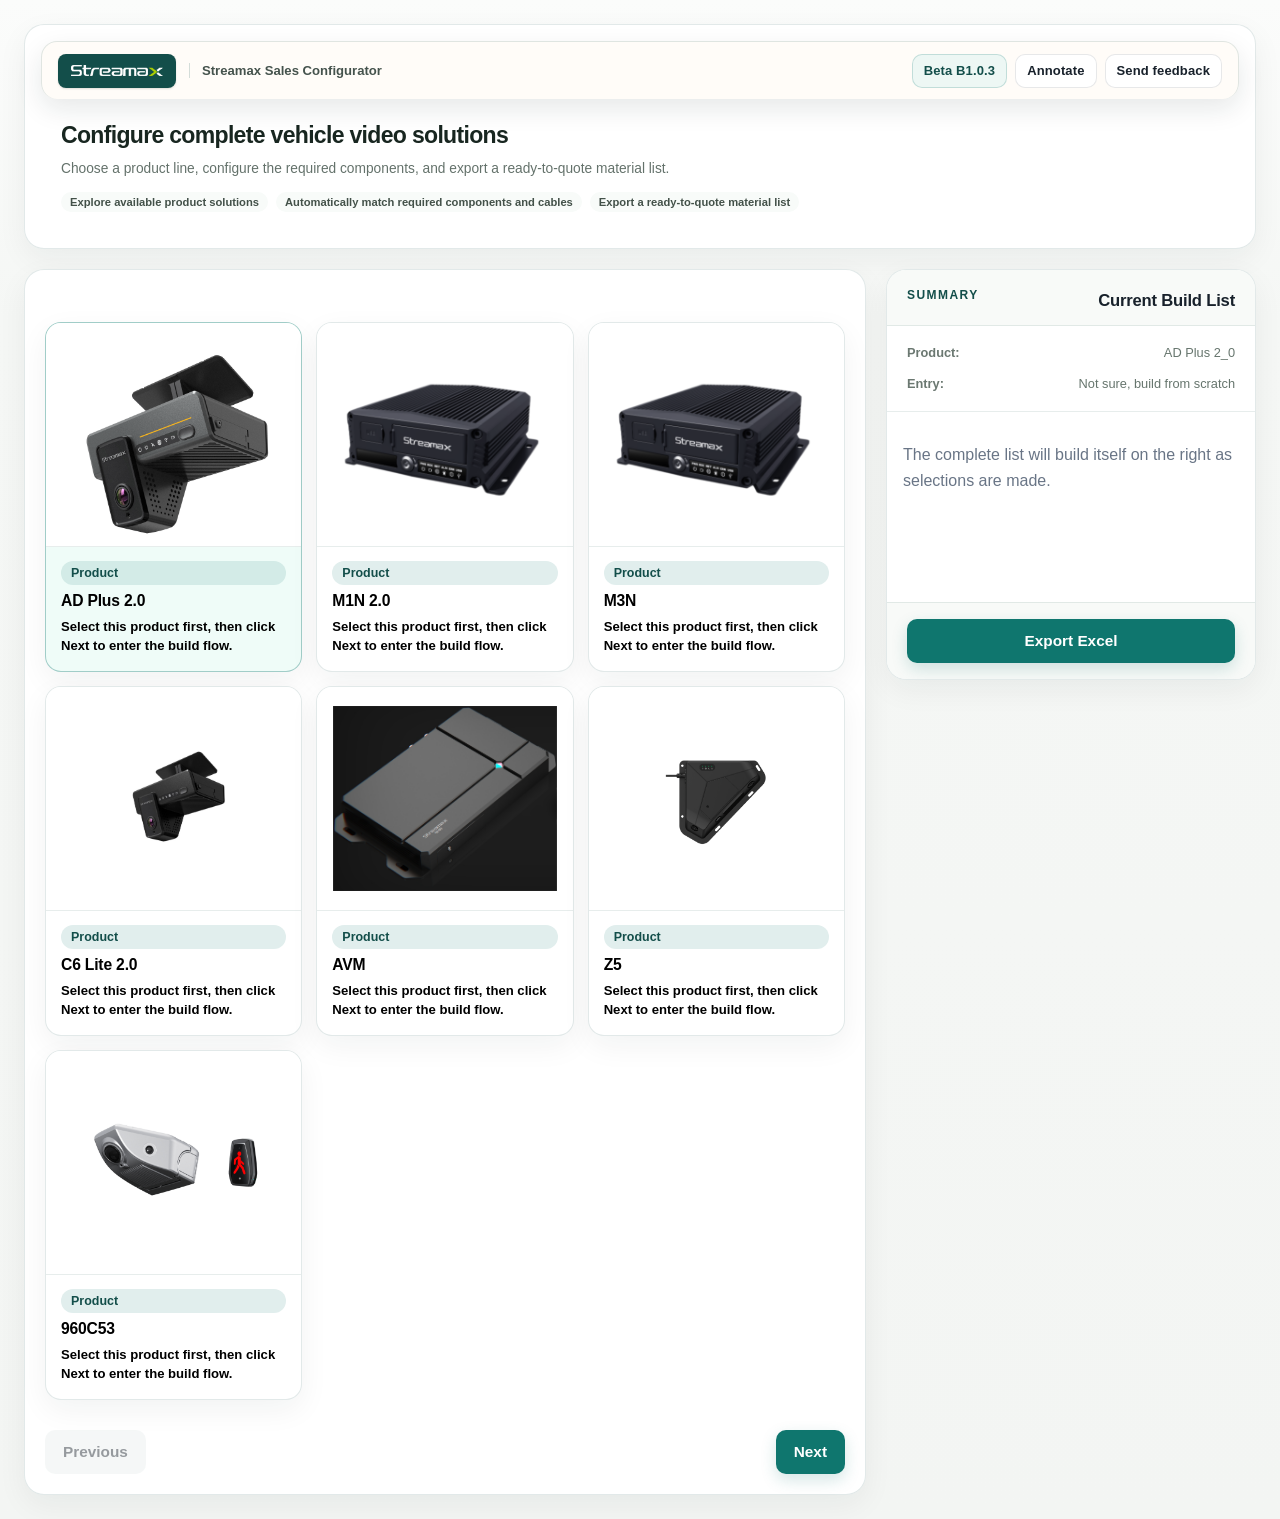
<file: index.html>
<!doctype html>
<html lang="en">
  <head>
    <meta charset="UTF-8" />
    <meta name="viewport" content="width=device-width, initial-scale=1.0" />
    <title>Streamax Sales Configurator</title>
    <script>document.documentElement.classList.add("app-loading");</script>
    <link rel="stylesheet" href="./styles.css?v=20260715-7" />
  </head>
  <body>
    <div class="shell">
      <header class="hero">
        <div class="hero-main">
          <div class="topbar">
            <div class="topbar-brand">
              <a class="brand-logo" href="./index.html" aria-label="Streamax Sales Configurator home">
                <img src="./assets/brand/streamax-logo-white.png" alt="Streamax" />
              </a>
              <p id="hero-eyebrow" class="eyebrow">AD Plus 2.0</p>
            </div>
            <div class="topbar-actions">
              <button id="app-version" class="version-badge version-button" type="button" aria-haspopup="dialog">Beta B1.0.1</button>
              <button id="annotation-button" class="feedback-button" type="button" aria-pressed="false">Annotate</button>
              <button id="feedback-button" class="feedback-button" type="button">Send feedback</button>
            </div>
          </div>
          <div class="hero-body">
            <h1 id="hero-title">一步一步生成 AD Plus 2.0 方案</h1>
            <p id="hero-intro" class="intro">
              只聚焦一个产品，让销售或客户按步骤完成选型，自动生成完整清单。
            </p>
            <div class="hero-highlights">
              <div class="highlight-pill" id="highlight-1">只展示当前需要决策的内容</div>
              <div class="highlight-pill" id="highlight-2">自动带出必选线材与关联件</div>
              <div class="highlight-pill" id="highlight-3">最终可直接导出给销售或技术支持</div>
            </div>
          </div>
        </div>

        <div class="hero-note">
          <span id="hero-note-label" class="step">What This Does</span>
          <strong id="hero-note-title">面向客户的 AD Plus 2.0 选型向导</strong>
          <p id="hero-note-body">
            这不是内部物料表视图，而是把复杂的产品清单拆成可以一步一步完成的选择流程。
          </p>
        </div>
      </header>

      <main class="wizard-shell">
        <section class="wizard-main panel">
          <div class="wizard-top">
            <div id="step-pills" class="step-pills"></div>
            <div id="step-copy" class="step-copy"></div>
          </div>

          <section id="wizard-stage" class="wizard-stage"></section>

          <footer class="wizard-actions">
            <button id="prev-step" class="secondary" type="button">上一步</button>
            <button id="next-step" class="primary" type="button">下一步</button>
          </footer>
        </section>

        <aside class="summary panel">
          <div class="panel-head">
            <span id="summary-step" class="step">Summary</span>
            <h2 id="summary-title">当前方案清单</h2>
          </div>
          <div id="summary-meta" class="summary-meta"></div>
          <div id="cart-list" class="cart-list"></div>
          <div class="cart-actions">
            <button id="export-excel" class="primary" type="button">Export Excel</button>
          </div>
        </aside>
      </main>
    </div>

    <dialog id="release-dialog" class="release-dialog" aria-labelledby="release-title">
      <div class="release-dialog-head">
        <div>
          <p class="step">Release notes</p>
          <h2 id="release-title">What changed</h2>
        </div>
        <button class="dialog-close" type="button" data-release-close aria-label="Close release notes"><svg viewBox="0 0 24 24" aria-hidden="true"><path d="M6 6L18 18M18 6L6 18" /></svg></button>
      </div>
      <div id="release-content" class="release-content"></div>
      <p class="release-contact">Questions or feedback? Contact <a href="mailto:kevinwang@Streamax.com">kevinwang@Streamax.com</a>.</p>
      <div class="feedback-actions"><button class="secondary" type="button" data-release-close>Close</button></div>
    </dialog>

    <dialog id="feedback-dialog" class="feedback-dialog" aria-labelledby="feedback-title">
      <form id="feedback-form" method="dialog">
        <div class="feedback-dialog-head">
          <div>
            <p class="step">Beta feedback</p>
            <h2 id="feedback-title">Comment on this page</h2>
          </div>
          <button class="dialog-close" type="button" data-feedback-close aria-label="Close feedback form"><svg viewBox="0 0 24 24" aria-hidden="true"><path d="M6 6L18 18M18 6L6 18" /></svg></button>
        </div>
        <p class="feedback-help">Tell us what is unclear, incorrect, or missing. The active product and selected items will be attached automatically.</p>
        <label for="feedback-message">Your comment</label>
        <textarea id="feedback-message" name="message" maxlength="2000" required placeholder="For example: this cable should be included automatically."></textarea>
        <label for="feedback-contact">Email or name (optional)</label>
        <input id="feedback-contact" name="contact" maxlength="200" autocomplete="email" placeholder="So we can follow up" />
        <p id="feedback-status" class="feedback-status" aria-live="polite"></p>
        <div class="feedback-actions">
          <button class="secondary" type="button" data-feedback-close>Cancel</button>
          <button class="primary" type="submit">Send feedback</button>
        </div>
      </form>
    </dialog>

    <dialog id="annotation-dialog" class="feedback-dialog" aria-labelledby="annotation-title">
      <form id="annotation-form" method="dialog">
        <div class="feedback-dialog-head">
          <div>
            <p class="step">Element annotation</p>
            <h2 id="annotation-title">Comment on this element</h2>
          </div>
          <button class="dialog-close" type="button" data-annotation-close aria-label="Close annotation form"><svg viewBox="0 0 24 24" aria-hidden="true"><path d="M6 6L18 18M18 6L6 18" /></svg></button>
        </div>
        <div id="annotation-target" class="annotation-target"></div>
        <label for="annotation-message">Your comment</label>
        <textarea id="annotation-message" name="message" maxlength="2000" required placeholder="Explain what should change on this element."></textarea>
        <label for="annotation-contact">Email or name (optional)</label>
        <input id="annotation-contact" name="contact" maxlength="200" autocomplete="email" placeholder="So we can follow up" />
        <p id="annotation-status" class="feedback-status" aria-live="polite"></p>
        <div class="feedback-actions">
          <button class="secondary" type="button" data-annotation-close>Cancel</button>
          <button class="primary" type="submit">Send annotation</button>
        </div>
      </form>
    </dialog>

    <script src="./catalog-data.js?v=20260710-2"></script>
    <!-- 按编号顺序加载，共享全局作用域，顺序不可调换 -->
    <script src="./js/01-bootstrap-i18n.js?v=20260715-6"></script>
    <script src="./js/02-dom-state.js?v=20260714-5"></script>
    <script src="./js/03-data-adplus.js?v=20260710-1"></script>
    <script src="./js/04-product-meta.js?v=20260714-4"></script>
    <script src="./js/05-selection-logic.js?v=20260714-2"></script>
    <script src="./js/06-cart.js?v=20260714-2"></script>
    <script src="./js/07-render-common.js?v=20260714-6"></script>
    <script src="./js/08-logic-mseries.js?v=20260710-1"></script>
    <script src="./js/09-render-avm-c6.js?v=20260712-7"></script>
    <script src="./js/10-render-mseries.js?v=20260710-1"></script>
    <script src="./js/11-render-adplus.js?v=20260710-1"></script>
    <script src="./js/12-main.js?v=20260715-9"></script>
  </body>
</html>
</file>
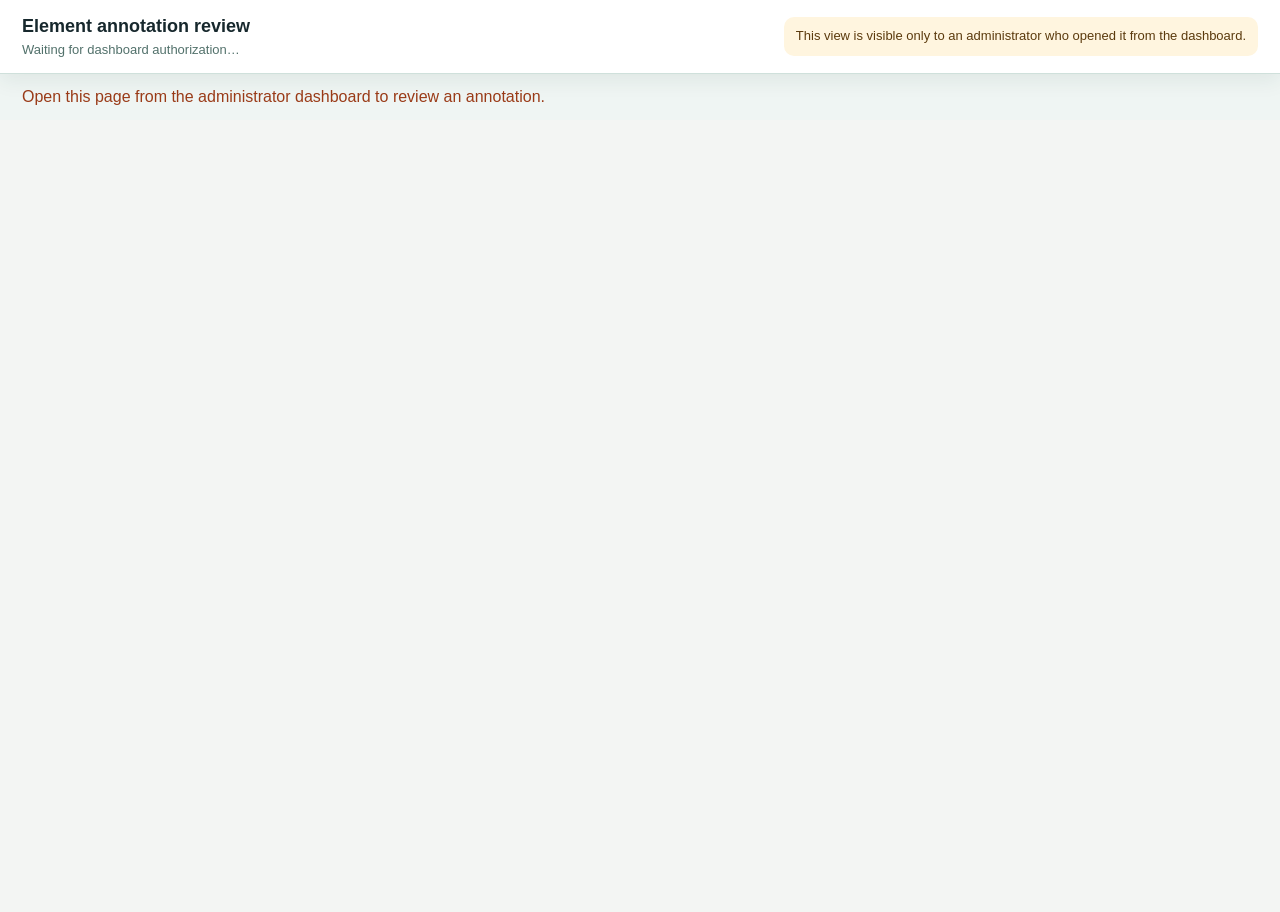
<file: server/admin-review.html>
<!doctype html>
<html lang="en">
  <head>
    <meta charset="UTF-8" />
    <meta name="viewport" content="width=device-width, initial-scale=1.0" />
    <title>Annotation review</title>
    <style>
      :root { color-scheme: light; font-family: Inter, Arial, sans-serif; color: #17282d; background: #eff5f3; }
      body { margin: 0; min-width: 320px; }
      header { position: sticky; top: 0; z-index: 2; display: grid; grid-template-columns: 1fr auto; gap: 18px; align-items: center; padding: 16px 22px; border-bottom: 1px solid #cfe0db; background: rgba(255, 255, 255, .96); box-shadow: 0 6px 20px rgba(31, 61, 56, .08); }
      h1, p { margin: 0; } h1 { font-size: 18px; } .label { margin-top: 5px; color: #52716b; font-size: 13px; } .request { max-width: 620px; padding: 10px 12px; border-radius: 10px; background: #fff5df; color: #5b3a0d; font-size: 13px; line-height: 1.4; }
      #status { padding: 14px 22px; color: #9a3b18; } iframe { display: block; width: 100%; height: calc(100vh - 108px); border: 0; background: #f3f5f3; }
      @media (max-width: 760px) { header { grid-template-columns: 1fr; } iframe { height: calc(100vh - 170px); } }
    </style>
  </head>
  <body>
    <header>
      <div><h1>Element annotation review</h1><p class="label" id="target">Waiting for dashboard authorization…</p></div>
      <p class="request" id="request">This view is visible only to an administrator who opened it from the dashboard.</p>
    </header>
    <p id="status"></p>
    <iframe id="configurator" title="Annotated configurator page" hidden></iframe>
    <script>
      const annotationId = Number(window.location.hash.slice(1));
      const target = document.getElementById("target");
      const request = document.getElementById("request");
      const status = document.getElementById("status");
      const frame = document.getElementById("configurator");
      const escape = (value) => String(value || "").replace(/[&<>\"]/g, (character) => ({ "&": "&amp;", "<": "&lt;", ">": "&gt;", '"': "&quot;" }[character]));

      function highlightAnnotation(annotation) {
        const page = frame.contentDocument;
        if (!page) return;
        let element = null;
        try { element = annotation.targetSelector ? page.querySelector(annotation.targetSelector) : null; } catch { element = null; }
        if (!element && annotation.targetText) {
          element = [...page.querySelectorAll("button, label, h1, h2, h3, h4, p, .item-card, .option-card, .scenario-card")]
            .find((node) => node.textContent.replace(/\s+/g, " ").trim().includes(annotation.targetText));
        }
        if (!element) { status.textContent = "The original element could not be matched in the current page version."; return; }
        const style = page.createElement("style");
        style.textContent = ".annotation-review-highlight { outline: 4px solid #d18a25 !important; outline-offset: 5px !important; box-shadow: 0 0 0 8px rgba(209, 138, 37, .18) !important; position: relative; z-index: 1; }";
        page.head.append(style);
        element.classList.add("annotation-review-highlight");
        element.scrollIntoView({ block: "center", behavior: "smooth" });
        status.textContent = "Highlighted element shown below. This marker exists only in this administrator review window.";
      }

      function loadReview(token) {
        if (!Number.isInteger(annotationId) || annotationId < 1) { status.textContent = "Invalid annotation reference."; return; }
        fetch(`/api/admin/annotations/${annotationId}`, { headers: { Authorization: `Bearer ${token}` } })
          .then((response) => { if (!response.ok) throw new Error(response.status === 401 ? "Administrator authorization failed." : "Annotation could not be loaded."); return response.json(); })
          .then(({ annotation }) => {
            target.textContent = `Selected element: ${annotation.targetLabel || "Unknown"} · ${annotation.productName || "Product"} / step ${annotation.step || "—"}`;
            request.textContent = annotation.message || "No change request was provided.";
            frame.hidden = false;
            frame.addEventListener("load", () => {
              frame.contentWindow.postMessage({ type: "annotation-review-state", state: annotation.reviewState }, window.location.origin);
              window.setTimeout(() => highlightAnnotation(annotation), 450);
            }, { once: true });
            frame.src = "/";
          })
          .catch((error) => { status.textContent = error.message; });
      }

      window.addEventListener("message", (event) => {
        if (event.origin !== window.location.origin || event.data?.type !== "annotation-review-auth" || Number(event.data.id) !== annotationId) return;
        loadReview(event.data.token);
      });
      if (window.opener) window.opener.postMessage({ type: "annotation-review-ready", id: annotationId }, window.location.origin);
      else status.textContent = "Open this page from the administrator dashboard to review an annotation.";
    </script>
  </body>
</html>
</file>
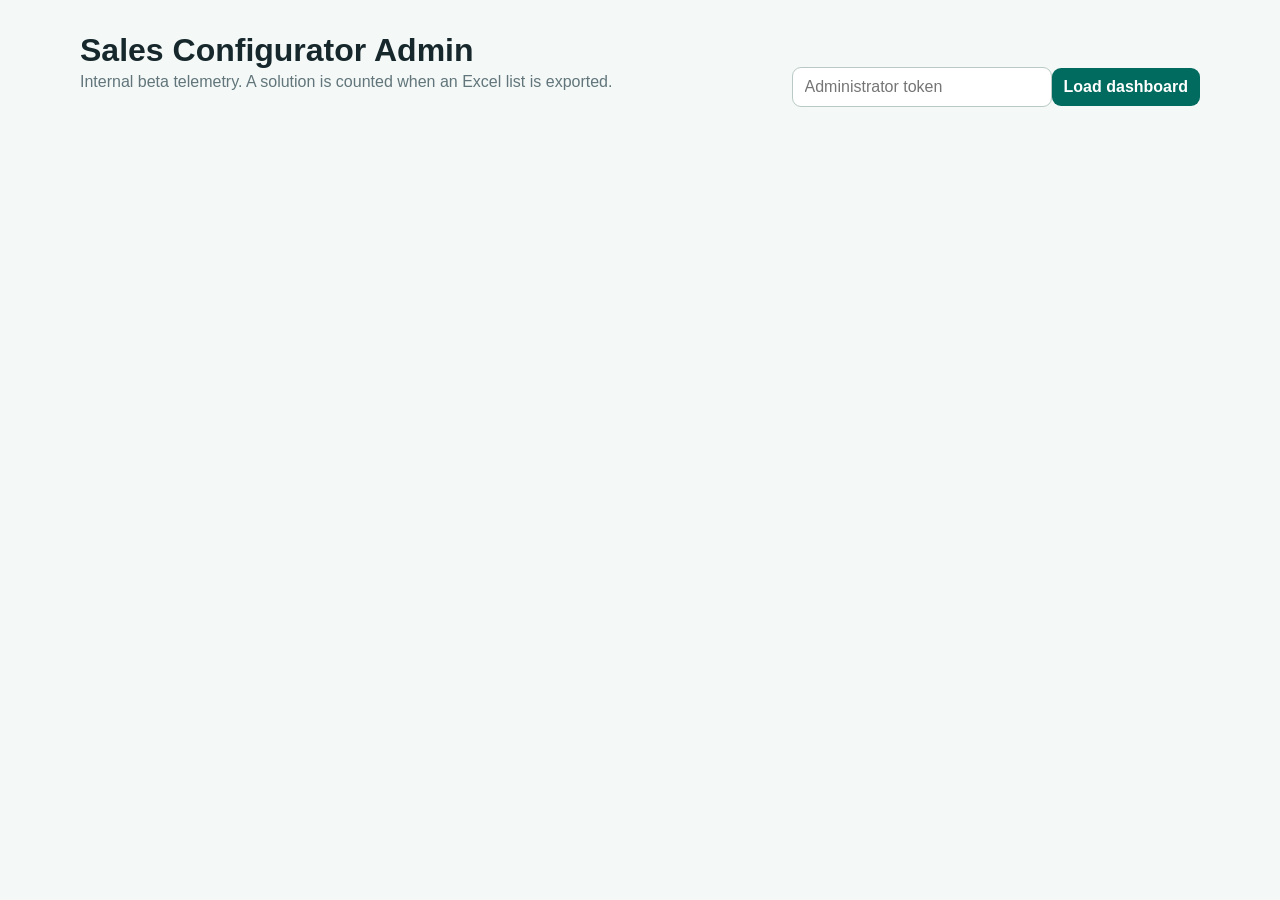
<file: server/admin.html>
<!doctype html>
<html lang="en">
  <head>
    <meta charset="UTF-8" />
    <meta name="viewport" content="width=device-width, initial-scale=1.0" />
    <title>Sales Configurator Admin</title>
    <style>
      :root { color-scheme: light; font-family: Inter, Arial, sans-serif; color: #17282d; background: #f4f8f7; }
      body { max-width: 1120px; margin: 0 auto; padding: 32px 18px 64px; }
      header, .metrics, .grid { display: grid; gap: 16px; } header { grid-template-columns: 1fr auto; align-items: end; }
      .metrics { grid-template-columns: repeat(2, minmax(0, 1fr)); margin: 24px 0; } .grid { grid-template-columns: repeat(2, minmax(0, 1fr)); }
      .card { background: #fff; border: 1px solid #d7e3df; border-radius: 16px; padding: 18px; box-shadow: 0 8px 26px rgba(31, 61, 56, .06); }
      h1, h2, p { margin-top: 0; } h1 { margin-bottom: 4px; } h2 { font-size: 18px; }
      .metric { font-size: 36px; font-weight: 800; color: #006b5e; } .muted { color: #61757a; }
      input, button { box-sizing: border-box; border-radius: 9px; padding: 10px 12px; font: inherit; }
      input { border: 1px solid #b9cac6; min-width: 260px; } button { border: 0; background: #006b5e; color: #fff; cursor: pointer; font-weight: 700; }
      table { width: 100%; border-collapse: collapse; font-size: 14px; } th, td { padding: 9px 4px; border-bottom: 1px solid #e6eeeb; text-align: left; vertical-align: top; } th { color: #61757a; }
      .review-button { padding: 7px 9px; font-size: 12px; white-space: nowrap; }
      .feedback, .annotations { grid-column: 1 / -1; } #status { margin: 12px 0 0; color: #9a3b18; } @media (max-width: 720px) { header, .metrics, .grid { grid-template-columns: 1fr; } input { min-width: 0; width: 100%; } }
    </style>
  </head>
  <body>
    <header>
      <div><h1>Sales Configurator Admin</h1><p class="muted">Internal beta telemetry. A solution is counted when an Excel list is exported.</p></div>
      <form id="token-form"><input id="token" type="password" autocomplete="current-password" placeholder="Administrator token" required /><button>Load dashboard</button></form>
    </header>
    <p id="status"></p>
    <main id="dashboard" hidden>
      <section class="metrics"><div class="card"><p class="muted">Exported solutions</p><div class="metric" id="exports">0</div><p class="muted">Last 30 days</p></div><div class="card"><p class="muted">Unique browser sessions</p><div class="metric" id="sessions">0</div><p class="muted">Not verified people</p></div></section>
      <section class="grid"><div class="card"><h2>Products selected</h2><table><thead><tr><th>Product</th><th>Exports</th></tr></thead><tbody id="products"></tbody></table></div><div class="card"><h2>Most-used components</h2><table><thead><tr><th>Part number</th><th>Component</th><th>Uses</th></tr></thead><tbody id="components"></tbody></table></div><div class="card feedback"><h2>Feedback queue</h2><table><thead><tr><th>Received</th><th>Product</th><th>Comment</th><th>Contact</th></tr></thead><tbody id="feedback"></tbody></table></div><div class="card annotations"><h2>Element annotations</h2><table><thead><tr><th>Received</th><th>Product / step</th><th>Element</th><th>Requested change</th><th>Review</th><th>Contact</th></tr></thead><tbody id="annotations"></tbody></table></div></section>
    </main>
    <script>
      const escape = (value) => String(value || "").replace(/[&<>\"]/g, (character) => ({ "&": "&amp;", "<": "&lt;", ">": "&gt;", '"': "&quot;" }[character]));
      const rows = (items, render, empty, columnCount = 4) => items.length ? items.map(render).join("") : `<tr><td colspan="${columnCount}" class="muted">${empty}</td></tr>`;
      function openAnnotationReview(id) {
        const viewer = window.open(`/admin/review#${id}`, `annotation-review-${id}`);
        if (!viewer) document.getElementById("status").textContent = "The review window was blocked by the browser.";
      }
      document.addEventListener("click", (event) => {
        const button = event.target.closest("[data-annotation-review]");
        if (button) openAnnotationReview(button.dataset.annotationReview);
      });
      window.addEventListener("message", (event) => {
        if (event.origin !== window.location.origin || event.data?.type !== "annotation-review-ready") return;
        event.source?.postMessage({ type: "annotation-review-auth", id: event.data.id, token: document.getElementById("token").value }, event.origin);
      });
      document.getElementById("token-form").addEventListener("submit", async (event) => {
        event.preventDefault(); const status = document.getElementById("status"); status.textContent = "Loading…";
        try {
          const response = await fetch("/api/admin/overview", { headers: { Authorization: `Bearer ${document.getElementById("token").value}` } });
          if (!response.ok) throw new Error(response.status === 401 ? "The administrator token is incorrect." : "Dashboard could not be loaded.");
          const data = await response.json(); document.getElementById("exports").textContent = data.exports; document.getElementById("sessions").textContent = data.uniqueSessions;
          document.getElementById("products").innerHTML = rows(data.productCounts, (item) => `<tr><td>${escape(item.productName || item.productId)}</td><td>${item.exports}</td></tr>`, "No exported solutions yet.");
          document.getElementById("components").innerHTML = rows(data.components, (item) => `<tr><td>${escape(item.partNumber)}</td><td>${escape(item.name)}</td><td>${item.uses}</td></tr>`, "No components recorded yet.");
          document.getElementById("feedback").innerHTML = rows(data.feedback, (item) => `<tr><td>${escape(item.createdAt)}</td><td>${escape(item.productName)}</td><td>${escape(item.message)}</td><td>${escape(item.contact)}</td></tr>`, "No feedback yet.");
          document.getElementById("annotations").innerHTML = rows(data.annotations, (item) => `<tr><td>${escape(item.createdAt)}</td><td>${escape(item.productName)} / ${escape(item.step)}</td><td>${escape(item.targetLabel)}</td><td>${escape(item.message)}</td><td><button class="review-button" type="button" data-annotation-review="${item.id}">Open page review</button></td><td>${escape(item.contact)}</td></tr>`, "No annotations yet.", 6);
          document.getElementById("dashboard").hidden = false; status.textContent = "";
        } catch (error) { status.textContent = error.message; }
      });
    </script>
  </body>
</html>
</file>
<file: styles.css>
:root {
  --bg: #f4efe5;
  --bg-strong: #fbf7f0;
  --panel: rgba(255, 252, 247, 0.92);
  --panel-strong: #ffffff;
  --ink: #18212b;
  --muted: #697586;
  --line: rgba(24, 33, 43, 0.1);
  --line-strong: rgba(24, 33, 43, 0.18);
  --accent: #0f766e;
  --accent-deep: #134e4a;
  --accent-soft: rgba(15, 118, 110, 0.12);
  --accent-soft-strong: rgba(15, 118, 110, 0.18);
  --warm: #c57b26;
  --warm-soft: rgba(197, 123, 38, 0.12);
  --shadow: 0 24px 70px rgba(24, 33, 43, 0.08);
}

* {
  box-sizing: border-box;
}

body {
  margin: 0;
  font-family: "Aptos", "Segoe UI", "PingFang SC", "Microsoft YaHei", sans-serif;
  color: var(--ink);
  background:
    radial-gradient(circle at 0% 0%, rgba(15, 118, 110, 0.18), transparent 28%),
    radial-gradient(circle at 100% 0%, rgba(197, 123, 38, 0.16), transparent 26%),
    linear-gradient(180deg, #fcf8f2 0%, var(--bg) 100%);
}

.shell {
  max-width: 1460px;
  margin: 0 auto;
  padding: 28px;
}

.hero {
  display: grid;
  grid-template-columns: 1fr;
  gap: 14px;
  margin-bottom: 12px;
}

.hero-main,
.hero-note,
.panel,
.scenario-card,
.package-card,
.group-card,
.review-card,
.option-card {
  background: var(--panel);
  border: 1px solid var(--line);
  border-radius: 28px;
  box-shadow: var(--shadow);
  backdrop-filter: blur(16px);
}

.hero-main,
.hero-note,
.panel {
  padding: 16px;
}

#hero-eyebrow,
#hero-title,
.hero-note {
  display: none;
}

.topbar,
.panel-head,
.wizard-actions,
.cart-actions,
.focus-banner,
.item-head,
.item-foot,
.extension-picker-head {
  display: flex;
  align-items: center;
  justify-content: space-between;
  gap: 12px;
}

.topbar {
  justify-content: space-between;
}

.topbar-actions {
  display: flex;
  align-items: center;
  justify-content: flex-end;
  gap: 12px;
  flex-wrap: wrap;
}

.brand-logo {
  display: inline-flex;
  align-items: center;
  justify-content: center;
  min-width: 136px;
  height: 42px;
  padding: 8px 14px;
  border-radius: 12px;
  background: var(--accent-deep);
  box-shadow: 0 8px 18px rgba(19, 78, 74, 0.18);
}

.brand-logo img {
  display: block;
  width: 108px;
  max-height: 22px;
  object-fit: contain;
}

.version-badge,
.feedback-button {
  border: 1px solid var(--line);
  border-radius: 999px;
  background: rgba(255, 255, 255, 0.68);
  color: var(--ink);
  font-size: 12px;
  font-weight: 800;
  letter-spacing: 0.03em;
  padding: 8px 12px;
}

.version-badge {
  color: var(--accent-deep);
}

.version-button {
  cursor: pointer;
}

.feedback-button {
  cursor: pointer;
}

.feedback-button:hover {
  border-color: var(--accent);
  background: var(--accent-soft);
}

.annotation-mode .shell * {
  cursor: crosshair !important;
}

.annotation-mode .shell :is(button, label, .scenario-card, .package-card, .item-card, .option-card, .group-card, .storage-card, .wiring-card, .review-card, .summary, .wizard-stage, .wizard-actions, .cart-actions, img, h1, h2, h3, h4, p):hover {
  outline: 3px solid var(--warm);
  outline-offset: 3px;
}

.annotation-selected {
  outline: 3px solid var(--warm) !important;
  outline-offset: 3px;
}

html.app-loading body {
  visibility: hidden;
}

.annotation-target {
  padding: 12px;
  border: 1px solid rgba(197, 123, 38, 0.28);
  border-radius: 12px;
  background: var(--warm-soft);
  color: var(--ink);
  font-size: 0.9rem;
  font-weight: 750;
  line-height: 1.45;
}

.feedback-dialog {
  width: min(560px, calc(100vw - 32px));
  border: 1px solid var(--line);
  border-radius: 22px;
  padding: 0;
  color: var(--ink);
  box-shadow: 0 24px 80px rgba(22, 42, 47, 0.28);
}

.release-dialog {
  width: min(620px, calc(100vw - 32px));
  border: 1px solid var(--line);
  border-radius: 22px;
  padding: 24px;
  color: var(--ink);
  box-shadow: 0 24px 80px rgba(22, 42, 47, 0.28);
}

.release-dialog::backdrop {
  background: rgba(17, 33, 37, 0.48);
}

.release-dialog-head {
  display: flex;
  align-items: flex-start;
  justify-content: space-between;
  gap: 12px;
}

.release-dialog h2 {
  margin: 4px 0 0;
  font-size: 22px;
}

.release-content {
  display: grid;
  gap: 10px;
  margin: 20px 0;
  padding: 0;
}

.release-history-entry {
  padding: 13px 14px;
  border: 1px solid rgba(20, 78, 74, 0.12);
  border-radius: 12px;
  background: #f8fbf9;
}

.release-history-entry h3 {
  margin: 0;
  color: var(--accent-deep);
  font-size: 14px;
}

.release-history-entry ul {
  display: grid;
  gap: 6px;
  margin: 8px 0 0;
  padding-left: 18px;
  color: var(--muted);
  font-size: 13px;
  line-height: 1.5;
}

.release-contact {
  margin: 0 0 20px;
  color: var(--muted);
}

.release-contact a {
  color: var(--accent-deep);
  font-weight: 800;
}

.feedback-dialog::backdrop {
  background: rgba(17, 33, 37, 0.48);
}

.feedback-dialog form {
  display: grid;
  gap: 12px;
  padding: 24px;
}

.feedback-dialog-head,
.feedback-actions {
  display: flex;
  align-items: center;
  justify-content: space-between;
  gap: 12px;
}

.feedback-dialog h2 {
  margin: 4px 0 0;
  font-size: 22px;
}

.feedback-help,
.feedback-status {
  margin: 0;
  color: var(--muted);
  line-height: 1.55;
}

.feedback-dialog label {
  font-size: 13px;
  font-weight: 800;
}

.feedback-dialog textarea,
.feedback-dialog input {
  width: 100%;
  box-sizing: border-box;
  border: 1px solid var(--line);
  border-radius: 12px;
  padding: 12px;
  color: var(--ink);
  font: inherit;
}

.feedback-dialog textarea {
  min-height: 144px;
  resize: vertical;
}

.dialog-close {
  display: grid;
  flex: 0 0 36px;
  width: 36px;
  height: 36px;
  place-items: center;
  margin: 0;
  padding: 0;
  border: 0;
  border-radius: 50%;
  background: transparent;
  color: var(--muted);
  cursor: pointer;
}

.dialog-close svg {
  width: 18px;
  height: 18px;
  fill: none;
  stroke: currentColor;
  stroke-linecap: round;
  stroke-width: 2.25;
}

.dialog-close:hover {
  background: var(--accent-soft);
  color: var(--ink);
}

.eyebrow,
.step {
  display: inline-flex;
  align-items: center;
  gap: 8px;
  margin: 0;
  font-size: 12px;
  font-weight: 800;
  letter-spacing: 0.12em;
  text-transform: uppercase;
  color: var(--accent-deep);
}

.lang-switch {
  display: inline-flex;
  gap: 6px;
  padding: 4px;
  border-radius: 999px;
  background: rgba(255, 255, 255, 0.72);
  border: 1px solid var(--line);
}

.lang-chip {
  border: none;
  padding: 7px 12px;
  border-radius: 999px;
  background: transparent;
  color: var(--muted);
  font-weight: 800;
  cursor: pointer;
}

.lang-chip.active {
  background: var(--accent);
  color: #fff;
}

.hero h1 {
  margin: 14px 0 10px;
  font-size: clamp(2.3rem, 4.2vw, 4.2rem);
  line-height: 0.98;
  letter-spacing: -0.03em;
}

.intro,
.hint,
.summary-meta,
.hero-note p,
.item-copy p,
.empty,
.step-copy p,
.option-card p {
  color: var(--muted);
  line-height: 1.62;
}

.intro {
  max-width: 780px;
  margin: 0 0 10px;
  font-size: 0.92rem;
  line-height: 1.48;
}

.hero-highlights {
  display: flex;
  flex-wrap: wrap;
  gap: 8px;
}

.highlight-pill,
.tag,
.group-badge {
  display: inline-flex;
  align-items: center;
  padding: 5px 10px;
  border-radius: 999px;
  font-size: 0.78rem;
  font-weight: 800;
}

.highlight-pill,
.tag {
  background: var(--accent-soft);
  color: var(--accent-deep);
}

.group-badge {
  background: var(--warm-soft);
  color: var(--warm);
}

/* C6 Lite bespoke step sections */
.c6-section {
  margin-top: 22px;
}
.c6-section:first-of-type {
  margin-top: 8px;
}
.c6-section-title {
  margin: 0 0 4px;
  font-size: 1rem;
}
.c6-section-hint {
  margin: 0 0 12px;
  color: var(--muted, #6b7280);
  font-size: 0.85rem;
}

.avm-mode-card {
  text-align: left;
}

.avm-mode-visual {
  display: flex;
  align-items: center;
  justify-content: center;
  min-height: 176px;
  gap: 10px;
  margin-bottom: 14px;
  padding: 12px;
  border: 1px solid rgba(19, 91, 86, 0.14);
  border-radius: 16px;
  background: linear-gradient(135deg, #f8fffd, #eef9f7);
}

.avm-mode-device {
  display: grid;
  gap: 7px;
  min-width: 0;
  justify-items: center;
  color: var(--accent-deep);
  font-size: 0.72rem;
  font-weight: 800;
  text-align: center;
}

.avm-mode-device img {
  width: 100%;
  height: 112px;
  object-fit: contain;
}

.avm-mode-visual.standalone .avm-mode-device {
  width: min(78%, 260px);
}

.avm-mode-visual.standalone .avm-mode-device.c53-mode-device {
  width: min(42%, 190px);
}

.avm-mode-visual.cascade .avm-mode-device {
  flex: 1 1 0;
}

.avm-mode-visual.cascade .avm-mode-device img {
  height: 86px;
}

.avm-mode-plus {
  color: var(--accent);
  font-size: 1.25rem;
  font-weight: 900;
}

@media (max-width: 620px) {
  .avm-mode-visual.cascade {
    gap: 5px;
    padding: 8px;
  }

  .avm-mode-visual.cascade .avm-mode-device img {
    height: 64px;
  }
}
.avm-diagram {
  display: block;
  width: 100%;
  max-width: 560px;
  margin: 4px 0 8px;
  border: 1px solid var(--line, #e5e7eb);
  border-radius: 12px;
  background: #fff;
}

.hero-note strong {
  display: block;
  margin: 10px 0 8px;
  font-size: 1.05rem;
}

.wizard-shell {
  display: grid;
  grid-template-columns: minmax(0, 1.9fr) minmax(340px, 0.86fr);
  gap: 22px;
}

.wizard-main,
.summary {
  min-height: 760px;
}

.wizard-main {
  display: grid;
  grid-template-rows: auto 1fr auto;
  gap: 18px;
}

.summary {
  position: sticky;
  top: 16px;
  align-self: start;
}

.wizard-top {
  display: grid;
  gap: 18px;
}

.step-pills {
  display: grid;
  grid-template-columns: repeat(auto-fit, minmax(118px, 1fr));
  gap: 10px;
}

.step-pill {
  padding: 12px;
  border-radius: 18px;
  border: 1px solid var(--line);
  background: rgba(255, 255, 255, 0.72);
}

.step-pill span {
  display: inline-flex;
  width: 28px;
  height: 28px;
  align-items: center;
  justify-content: center;
  margin-bottom: 8px;
  border-radius: 999px;
  background: rgba(24, 33, 43, 0.08);
  font-weight: 800;
}

.step-pill strong {
  display: block;
  font-size: 0.9rem;
}

.step-pill.active {
  background: linear-gradient(180deg, #f2fffb 0%, #ebfaf5 100%);
  border-color: rgba(15, 118, 110, 0.28);
}

.step-pill.active span,
.step-pill.done span {
  background: var(--accent);
  color: #fff;
}

.step-copy h2,
.panel-head h2,
.group-card h3,
.review-card h3 {
  margin: 8px 0;
}

body.compact-flow .shell {
  padding-top: 18px;
}

body.compact-flow .hero {
  margin-bottom: 12px;
}

body.compact-flow .hero-main {
  padding: 14px 18px;
}

body.compact-flow .intro {
  margin: 0;
  font-size: 0.92rem;
}

body.compact-flow .hero-highlights {
  display: none;
}

body.compact-flow .wizard-main {
  gap: 12px;
}

body.compact-flow .wizard-top {
  gap: 10px;
}

body.compact-flow .step-pills {
  grid-template-columns: repeat(auto-fit, minmax(96px, 1fr));
  gap: 8px;
}

body.compact-flow .step-pill {
  padding: 9px 10px;
  border-radius: 16px;
}

body.compact-flow .step-pill span {
  width: 24px;
  height: 24px;
  margin-bottom: 6px;
  font-size: 0.82rem;
}

body.compact-flow .step-pill strong {
  font-size: 0.82rem;
  line-height: 1.25;
}

body.compact-flow .step-copy h2 {
  margin: 4px 0;
  font-size: 1.05rem;
}

body.compact-flow .step-copy p {
  display: none;
}

.wizard-stage {
  min-height: 490px;
}

button {
  border: none;
  border-radius: 16px;
  padding: 13px 18px;
  font-weight: 800;
  font-size: 0.96rem;
  cursor: pointer;
  transition: transform 140ms ease, box-shadow 140ms ease, background 140ms ease;
}

button:hover:not(:disabled) {
  transform: translateY(-1px);
}

button:disabled {
  opacity: 0.45;
  cursor: not-allowed;
}

button.primary {
  background: var(--accent);
  color: #fff;
  box-shadow: 0 10px 24px rgba(15, 118, 110, 0.2);
}

button.secondary {
  background: #e9efee;
  color: var(--ink);
}

/* AVM 级联主机三选一卡片：不同原图比例也使用同一展示画布与文字基线。 */
.avm-host-card {
  grid-template-rows: 150px auto 1fr;
  align-content: start;
  min-height: 286px;
}

.avm-host-card .avm-host-media {
  display: flex;
  align-items: center;
  justify-content: center;
  width: 100%;
  height: 150px;
  margin: 0;
  padding: 14px 18px;
  overflow: hidden;
  border: 1px solid rgba(15, 118, 110, 0.1);
  border-radius: 18px;
  background: linear-gradient(145deg, #f7fcfa 0%, #edf6f4 100%);
}

.avm-host-card .avm-host-media img {
  display: block;
  width: 100%;
  height: 100%;
  object-fit: contain;
  object-position: center;
}

.avm-host-card h3 {
  align-self: end;
  min-height: 1.45em;
  margin: 10px 0 0;
}

.avm-host-card p {
  align-self: start;
  margin: 0;
}

.c53-kit-selection {
  display: flex;
  align-items: center;
  gap: 8px;
  margin-top: auto;
  padding-top: 8px;
  color: var(--muted);
  font-size: 0.82rem;
  font-weight: 800;
}

.c53-kit-check {
  display: inline-grid;
  width: 22px;
  height: 22px;
  place-items: center;
  border: 1.5px solid rgba(15, 118, 110, 0.34);
  border-radius: 7px;
  background: #fff;
  color: #fff;
  font-size: 0.9rem;
  line-height: 1;
}

.c53-kit-selection.is-selected {
  color: var(--accent-deep);
}

.c53-kit-selection.is-selected .c53-kit-check {
  border-color: var(--accent);
  background: var(--accent);
}

.scenario-grid,
.package-grid {
  display: grid;
  grid-template-columns: repeat(auto-fit, minmax(210px, 1fr));
  gap: 12px;
}

.product-entry-grid {
  margin-bottom: 12px;
}

.product-entry-card {
  display: grid;
  grid-template-rows: minmax(180px, 216px) auto;
}

.product-entry-card .scenario-media {
  aspect-ratio: auto;
  min-height: 180px;
  padding: 10px 12px 2px;
  align-items: center;
  background: #fff;
}

.product-entry-card .scenario-media img {
  width: 100%;
  height: 100%;
  object-fit: contain;
  object-position: center;
  padding: 0;
  background: transparent;
}

.product-entry-card[data-product-entry="c6lite20"] .scenario-media img {
  transform: scale(1.42);
  transform-origin: center;
}

.product-entry-card[data-product-entry="z5"] .scenario-media img {
  transform: scale(1.16);
  transform-origin: center;
}

.product-entry-card .scenario-copy {
  display: grid;
  gap: 8px;
  padding: 14px 14px 16px;
  background: transparent;
}

.product-entry-card .scenario-copy h3 {
  margin: 0;
  font-size: 0.94rem;
}

.product-entry-card .scenario-copy p {
  margin: 0;
  font-size: 0.8rem;
  line-height: 1.34;
}

.compare-panel {
  margin-top: 22px;
  padding: 18px;
  border-radius: 28px;
  border: 1px solid var(--line);
  background: rgba(255, 252, 247, 0.9);
  box-shadow: var(--shadow);
}

.compare-head h3 {
  margin: 0 0 6px;
}

.compare-head p {
  margin: 0 0 18px;
  color: var(--muted);
}

.compare-grid {
  display: grid;
  grid-template-columns: repeat(auto-fit, minmax(320px, 1fr));
  gap: 16px;
}

.compare-card {
  padding: 16px;
  border-radius: 22px;
  border: 1px solid var(--line);
  background: #fffefb;
}

.compare-label {
  display: inline-flex;
  margin-bottom: 14px;
  padding: 6px 11px;
  border-radius: 999px;
  background: var(--accent-soft);
  color: var(--accent-deep);
  font-weight: 800;
}

.exploded-diagram {
  position: relative;
  min-height: 360px;
  border-radius: 20px;
  border: 1px solid var(--line);
  background:
    radial-gradient(circle at top left, rgba(15, 118, 110, 0.08), transparent 34%),
    linear-gradient(180deg, #ffffff, #f8fbfa);
  overflow: hidden;
}

.exploded-node {
  position: absolute;
  padding: 12px;
  border-radius: 18px;
  border: 1px solid var(--line-strong);
  background: rgba(255, 255, 255, 0.96);
  box-shadow: 0 10px 30px rgba(24, 33, 43, 0.08);
  text-align: center;
}

.exploded-node img {
  width: 100%;
  max-width: 120px;
  height: 82px;
  object-fit: contain;
  display: block;
  margin: 0 auto 8px;
}

.exploded-node strong {
  display: block;
  font-size: 0.92rem;
}

.exploded-node span {
  display: block;
  margin-top: 4px;
  color: var(--muted);
  font-size: 0.8rem;
  line-height: 1.45;
}

.exploded-node-host {
  left: 6%;
  top: 8%;
  width: 30%;
}

.exploded-node-power {
  left: 35%;
  top: 38%;
  width: 28%;
}

.exploded-node-watch {
  right: 8%;
  top: 10%;
  width: 22%;
}

.exploded-node-camera {
  right: 6%;
  bottom: 10%;
  width: 24%;
}

.exploded-link {
  position: absolute;
  background: rgba(15, 118, 110, 0.7);
  transform-origin: left center;
  height: 3px;
  border-radius: 999px;
}

.exploded-link-1 {
  left: 29%;
  top: 27%;
  width: 18%;
  transform: rotate(20deg);
}

.exploded-link-2 {
  left: 57%;
  top: 37%;
  width: 18%;
  transform: rotate(-26deg);
}

.exploded-link-3 {
  left: 56%;
  top: 58%;
  width: 20%;
  transform: rotate(26deg);
}

.overlay-diagram {
  position: relative;
  border-radius: 20px;
  overflow: hidden;
  border: 1px solid var(--line);
  background: #fff;
}

.overlay-diagram img {
  display: block;
  width: 100%;
  height: auto;
}

.overlay-tag {
  position: absolute;
  padding: 7px 10px;
  border-radius: 999px;
  background: rgba(24, 33, 43, 0.84);
  color: #fff;
  font-size: 0.8rem;
  font-weight: 800;
  box-shadow: 0 8px 18px rgba(24, 33, 43, 0.18);
}

.overlay-tag-host {
  left: 14%;
  top: 20%;
}

.overlay-tag-power {
  left: 32%;
  top: 53%;
}

.overlay-tag-watch {
  right: 18%;
  top: 22%;
}

.overlay-tag-camera {
  right: 11%;
  bottom: 17%;
}

.split-preview-panel {
  margin-top: 0;
}

.split-preview-card {
  padding: 18px;
}

.split-diagram {
  position: relative;
  min-height: 700px;
  overflow: hidden;
  border-radius: 22px;
  border: 1px solid var(--line);
  background:
    radial-gradient(circle at top left, rgba(15, 118, 110, 0.08), transparent 28%),
    linear-gradient(180deg, #ffffff, #f8fbfa 72%, #eef6f3);
}

.split-part {
  position: absolute;
  padding: 12px 12px 10px;
  border-radius: 18px;
  border: 1px solid rgba(148, 163, 184, 0.22);
  background: rgba(255, 255, 255, 0.94);
  box-shadow: 0 14px 34px rgba(15, 23, 42, 0.08);
}

.split-part span {
  display: inline-flex;
  margin-bottom: 10px;
  padding: 4px 10px;
  border-radius: 999px;
  background: rgba(222, 245, 240, 0.95);
  color: var(--accent-deep);
  font-size: 0.78rem;
  font-weight: 800;
}

.split-part img {
  display: block;
  width: 100%;
  height: auto;
}

.split-part-host {
  left: 5%;
  top: 4%;
  width: 42%;
}

.split-part-video {
  right: 4%;
  top: 6%;
  width: 46%;
}

.split-part-power {
  left: 10%;
  top: 45%;
  width: 50%;
}

.split-part-watch {
  right: 10%;
  top: 44%;
  width: 16%;
}

.split-part-watch img {
  max-width: 88px;
  margin: 0 auto;
}

.split-part-wiring {
  left: 17%;
  bottom: 5%;
  width: 66%;
}

.split-wiring-list {
  display: flex;
  flex-wrap: wrap;
  gap: 8px;
  margin-bottom: 10px;
}

.split-wiring-list b {
  padding: 7px 10px;
  border-radius: 12px;
  background: #f3f8f7;
  color: var(--ink);
  font-size: 0.82rem;
}

.split-part-wiring p {
  margin: 0;
  color: var(--muted);
  font-size: 0.82rem;
  line-height: 1.5;
}

.split-link {
  position: absolute;
  height: 2px;
  border-radius: 999px;
  background: rgba(15, 118, 110, 0.62);
  transform-origin: left center;
}

.split-link-1 {
  left: 42%;
  top: 21%;
  width: 14%;
  transform: rotate(8deg);
}

.split-link-2 {
  left: 34%;
  top: 46%;
  width: 12%;
  transform: rotate(40deg);
}

.split-link-3 {
  left: 59%;
  top: 53%;
  width: 17%;
  transform: rotate(-16deg);
}

.split-link-4 {
  left: 46%;
  bottom: 24%;
  width: 13%;
  transform: rotate(84deg);
}

@media (max-width: 900px) {
  .split-diagram {
    min-height: 860px;
  }

  .split-part-host,
  .split-part-video,
  .split-part-power,
  .split-part-watch,
  .split-part-wiring {
    position: relative;
    left: auto;
    right: auto;
    top: auto;
    bottom: auto;
    width: auto;
    margin: 0 14px 14px;
  }

  .split-link {
    display: none;
  }
}

.option-grid {
  display: grid;
  gap: 16px;
}

.option-grid.two-col {
  grid-template-columns: repeat(auto-fit, minmax(240px, 1fr));
}

/* C6 Lite has exactly four core kits; keep their comparison on one desktop row. */
.option-grid.c6-kit-grid {
  grid-template-columns: repeat(4, minmax(0, 1fr));
}

.option-grid.three-col {
  grid-template-columns: repeat(auto-fit, minmax(200px, 1fr));
}

@media (max-width: 980px) {
  .option-grid.c6-kit-grid {
    grid-template-columns: repeat(2, minmax(0, 1fr));
  }
}

@media (max-width: 560px) {
  .option-grid.c6-kit-grid {
    grid-template-columns: 1fr;
  }
}

.scenario-card,
.package-card,
.option-card {
  padding: 0;
  overflow: hidden;
  text-align: left;
}

.scenario-card.active,
.package-card.active,
.option-card.active,
.item-card.selected {
  border-color: rgba(15, 118, 110, 0.35);
  background: #effcf8;
}

.scenario-card,
.package-card,
.option-card,
.item-card {
  transition: border-color 160ms ease, transform 160ms ease, background 160ms ease, box-shadow 160ms ease;
}

.scenario-card:hover,
.package-card:hover,
.option-card:hover,
.item-card:hover {
  border-color: rgba(15, 118, 110, 0.28);
  transform: translateY(-1px);
  box-shadow: 0 14px 30px rgba(24, 33, 43, 0.07);
}

.scenario-media {
  aspect-ratio: 16 / 8.8;
  background: linear-gradient(180deg, #f3fbf8 0%, #ebf5ff 100%);
  display: grid;
  place-items: center;
  overflow: hidden;
}

.scenario-media img {
  width: 100%;
  height: 100%;
  object-fit: contain;
  object-position: center;
  padding: 8px;
  background: #fff;
}

.scenario-card-custom .scenario-media {
  aspect-ratio: 16 / 13.2;
}

.scenario-card-custom .scenario-media img {
  padding: 10px 12px 2px;
}

.package-image {
  width: 100%;
  height: 100%;
  object-fit: contain;
  object-position: center;
}

.package-image {
  display: block;
  min-height: 200px;
  background: linear-gradient(180deg, #f3fbf8 0%, #ebf5ff 100%);
  padding: 10px;
}

.package-image-empty,
.host-photo-empty {
  display: grid;
  place-items: center;
  color: var(--muted);
  font-weight: 700;
  text-align: center;
}

.scenario-copy,
.package-head,
.item-copy,
.review-card {
  padding: 13px;
}

.package-head {
  align-items: start;
  padding-bottom: 0;
}

.package-card p,
.scenario-copy p {
  margin: 0;
}

.fallback-note {
  padding: 0 16px 16px;
  color: var(--warm);
  font-size: 0.9rem;
  font-weight: 700;
}

.option-card {
  display: grid;
  gap: 8px;
  padding: 12px;
  background: var(--panel-strong);
  border: 1px solid var(--line);
  border-radius: 18px;
}

.wiring-card {
  align-content: start;
  min-height: 430px;
}

.wiring-card h3 {
  min-height: 42px;
  margin: 4px 0 0;
}

.wiring-card p {
  min-height: 92px;
  margin: 0;
}

.locked-option input[type="checkbox"] {
  cursor: not-allowed;
}

.option-card.disabled,
.item-card.disabled {
  opacity: 0.46;
  filter: grayscale(0.12);
}

.host-photo {
  display: block;
  width: 100%;
  height: 240px;
  object-fit: contain;
  object-position: center;
  border-radius: 14px;
  border: 1px solid var(--line);
  background: #fff;
  padding: 10px;
}

.helper-note {
  padding: 12px 14px;
  border-radius: 16px;
  background: var(--accent-soft);
  color: var(--accent-deep);
  font-size: 0.92rem;
  font-weight: 700;
}

.power-box-card {
  align-content: start;
  min-height: 100%;
}

.power-box-card .host-photo {
  height: 214px;
  object-position: center 42%;
  padding: 12px 14px;
}

.power-box-card .tag {
  align-self: start;
  margin-top: 4px;
}

.power-box-card h3 {
  margin: 2px 0 0;
  min-height: 46px;
  font-size: 1rem;
  line-height: 1.18;
}

.power-box-card p {
  margin: 0;
  min-height: 98px;
  max-width: 30ch;
  font-size: 0.82rem;
  line-height: 1.48;
  font-weight: 650;
  letter-spacing: -0.01em;
  text-wrap: balance;
}

.focus-banner {
  align-items: start;
  padding: 16px 18px;
  border-radius: 20px;
  background: linear-gradient(180deg, rgba(15, 118, 110, 0.1), rgba(15, 118, 110, 0.05));
  margin-bottom: 18px;
}

.focus-banner strong {
  display: block;
  margin-bottom: 6px;
}

.focus-banner p {
  margin: 0;
  color: var(--muted);
}

.resource-links {
  display: flex;
  gap: 14px;
  flex-wrap: wrap;
}

.resource-links a {
  color: var(--accent-deep);
  font-weight: 700;
}

.group-list {
  display: grid;
  grid-template-columns: repeat(auto-fit, minmax(280px, 1fr));
  gap: 12px;
  align-items: start;
}

.group-card {
  padding: 10px;
}

.capacity-note {
  margin-bottom: 16px;
  padding: 14px 16px;
  border-radius: 18px;
  background: var(--accent-soft);
  border: 1px solid rgba(15, 118, 110, 0.18);
}

.capacity-note.warning {
  background: var(--warm-soft);
  border-color: rgba(197, 123, 38, 0.24);
}

.capacity-note strong {
  display: block;
  margin-bottom: 6px;
}

.capacity-note p {
  margin: 0;
}

.algorithm-plan-panel {
  margin-bottom: 16px;
  padding: 16px;
  border: 1px solid rgba(15, 118, 110, 0.2);
  border-radius: 20px;
  background: linear-gradient(135deg, rgba(15, 118, 110, 0.11), rgba(255, 255, 255, 0.82));
}

.algorithm-plan-head {
  display: flex;
  gap: 14px;
  align-items: flex-start;
  justify-content: space-between;
  margin-bottom: 14px;
}

.algorithm-plan-head strong,
.algorithm-plan-head span {
  display: block;
}

.algorithm-plan-head span {
  margin-top: 4px;
  color: var(--muted);
  font-size: 0.82rem;
  line-height: 1.45;
}

.resource-badge-list {
  display: flex;
  flex-wrap: wrap;
  justify-content: flex-end;
  gap: 6px;
}

.resource-badge-list span,
.camera-resource-line {
  color: var(--accent-deep);
  font-size: 0.76rem;
  font-weight: 750;
}

.resource-badge-list span {
  padding: 5px 8px;
  border-radius: 999px;
  background: rgba(255, 255, 255, 0.78);
  border: 1px solid rgba(15, 118, 110, 0.13);
}

.camera-resource-line {
  margin-top: 8px;
}

.algorithm-preset-grid,
.algorithm-assignment-grid {
  display: grid;
  grid-template-columns: repeat(auto-fit, minmax(250px, 1fr));
  gap: 10px;
}

.algorithm-preset-card {
  display: grid;
  gap: 5px;
  padding: 13px;
  text-align: left;
  color: var(--ink);
  border: 1px solid rgba(15, 118, 110, 0.24);
  border-radius: 16px;
  background: rgba(255, 255, 255, 0.88);
  cursor: pointer;
}

.algorithm-preset-card:not(.unavailable):hover {
  border-color: var(--accent);
  box-shadow: 0 8px 20px rgba(15, 118, 110, 0.1);
}

.algorithm-preset-card span,
.algorithm-preset-card small {
  color: var(--muted);
  line-height: 1.4;
}

.algorithm-preset-card.unavailable {
  opacity: 0.58;
  cursor: not-allowed;
}

.algorithm-assignment-grid {
  margin-top: 10px;
}

.algorithm-assignment {
  display: grid;
  gap: 5px;
  color: var(--muted);
  font-size: 0.8rem;
  font-weight: 700;
}

.algorithm-assignment select {
  width: 100%;
}

.item-card {
  display: grid;
  grid-template-columns: auto 1fr;
  gap: 10px;
  padding: 8px;
  border: 1px solid var(--line);
  border-radius: 16px;
  background: var(--panel-strong);
}

.item-card input[type="checkbox"] {
  margin-top: 4px;
}

.item-copy {
  display: grid;
  grid-template-columns: 96px minmax(0, 1fr);
  gap: 8px 10px;
  align-items: start;
}

.item-copy .thumb {
  grid-column: 1;
  grid-row: 1 / span 2;
}

.item-copy .item-head,
.item-copy p {
  grid-column: 2;
}

.item-copy p {
  margin: 0;
  font-size: 0.92rem;
}

.sku {
  font-family: Consolas, monospace;
  font-size: 0.84rem;
  color: var(--muted);
  word-break: break-all;
}

.thumb {
  width: 116px;
  height: 116px;
  border-radius: 14px;
  object-fit: contain;
  border: 1px solid var(--line);
  background: #fff;
  padding: 6px;
}

.media-card {
  display: block;
  padding: 12px 12px 10px;
}

.media-card input[type="checkbox"] {
  display: block;
  margin: 4px auto 0;
}

.media-card .item-copy {
  display: grid;
  grid-template-columns: 1fr;
  gap: 10px;
}

.media-card .item-copy .thumb,
.media-card .item-copy .item-head,
.media-card .item-copy p {
  grid-column: auto;
  grid-row: auto;
}

.media-card .thumb {
  width: 100%;
  height: 170px;
  padding: 8px;
}

.media-card .item-head {
  display: block;
  padding-left: 0;
}

.media-card .item-head h4 {
  margin: 0 0 4px;
  font-size: 0.92rem;
  line-height: 1.28;
  word-break: break-word;
}

.media-card .sku {
  display: block;
  font-size: 0.76rem;
  line-height: 1.35;
  word-break: break-all;
}

.media-card p {
  min-height: 56px;
  padding-left: 0;
  font-size: 0.82rem;
  line-height: 1.48;
}

.accessory-vertical-list {
  grid-template-columns: 1fr;
}

.accessory-row-group {
  padding: 12px;
  border-radius: 20px;
  box-shadow: none;
}

.accessory-row-card {
  display: grid;
  grid-template-columns: 180px minmax(0, 1fr) 132px;
  gap: 16px;
  align-items: center;
  padding: 14px 16px;
  min-height: 0;
}

.accessory-row-media {
  display: flex;
  align-items: center;
  justify-content: center;
  align-self: center;
}

.accessory-row-media .thumb {
  width: 160px;
  height: 118px;
  padding: 8px;
  margin: 0 auto;
}

.accessory-row-copy {
  display: grid;
  align-content: center;
  gap: 6px;
  min-width: 0;
  align-self: center;
}

.accessory-row-copy h4 {
  margin: 0;
  font-size: 0.98rem;
  line-height: 1.3;
}

.accessory-row-copy .sku {
  font-size: 0.8rem;
  line-height: 1.4;
}

.accessory-row-copy p {
  margin: 0;
  min-height: 0;
  font-size: 0.84rem;
  line-height: 1.52;
}

.accessory-row-control {
  display: flex;
  align-items: center;
  justify-content: center;
  width: 132px;
  justify-self: center;
  align-self: center;
  min-height: 0;
}

.accessory-row-control input[type="checkbox"] {
  width: 18px;
  height: 18px;
}

.accessory-row-control .qty-stepper {
  margin: 0;
}

.accessory-row-card .item-copy,
.accessory-row-card .item-head,
.accessory-row-card p {
  min-height: 0;
}

.z5-core-card {
  display: grid;
  gap: 14px;
}

.z5-core-gallery {
  display: grid;
  grid-template-columns: repeat(auto-fit, minmax(180px, 1fr));
  gap: 12px;
}

.z5-core-image {
  display: grid;
  place-items: center;
  min-height: 180px;
  border: 1px solid var(--line);
  border-radius: 18px;
  background: #fff;
  overflow: hidden;
}

.z5-core-image img {
  width: 100%;
  height: 180px;
  object-fit: contain;
  padding: 10px;
}

.z5-core-image-empty {
  color: var(--muted);
  font-weight: 800;
}

.z5-core-copy {
  display: grid;
  gap: 8px;
}

.z5-core-copy h3,
.z5-core-copy p {
  margin: 0;
}

.extension-picker {
  margin-top: 10px;
  padding: 10px 12px;
  border-radius: 16px;
  background: linear-gradient(180deg, rgba(15, 118, 110, 0.14), rgba(15, 118, 110, 0.08));
  border: 1px solid rgba(15, 118, 110, 0.18);
}

.extension-picker-head {
  display: grid;
  grid-template-columns: 1fr;
  align-items: start;
  gap: 4px;
  margin-bottom: 8px;
}

.extension-picker-head strong {
  color: var(--accent-deep);
  font-size: 0.84rem;
  line-height: 1.28;
  word-break: break-word;
}

.extension-picker-head span {
  color: var(--muted);
  font-size: 0.78rem;
  font-weight: 700;
  white-space: normal;
}

.extension-picker label > span {
  display: block;
  margin-bottom: 6px;
  font-size: 0.78rem;
  color: var(--muted);
}

.extension-picker select {
  width: 100%;
  font-size: 0.88rem;
  padding: 10px 12px;
}

.extension-picker .hint {
  margin: 8px 0 0;
  font-size: 0.78rem;
  line-height: 1.5;
}

.extension-picker:has(.inline-check) {
  display: grid;
  grid-template-columns: minmax(0, 1fr) auto;
  align-items: start;
  column-gap: 12px;
  row-gap: 8px;
}

.extension-picker:has(.inline-check) .extension-picker-head {
  grid-column: 1 / 2;
  margin-bottom: 0;
}

.extension-picker:has(.inline-check) > .sku {
  grid-column: 2 / 3;
  grid-row: 1 / 2;
  justify-self: end;
  align-self: start;
  margin: 0;
}

.extension-picker:has(.inline-check) .inline-check {
  grid-column: 1 / -1;
  margin: 0;
}

.extension-picker:has(.inline-check) .hint {
  grid-column: 1 / -1;
  margin-top: 0;
}

.inline-check {
  display: grid;
  grid-template-columns: 1fr auto;
  align-items: center;
  gap: 12px;
  margin: 8px 0 6px;
  padding: 10px 12px;
  border-radius: 12px;
  background: rgba(255, 255, 255, 0.84);
  border: 1px solid rgba(15, 118, 110, 0.14);
}

.inline-check span {
  display: block;
  margin: 0;
  color: var(--ink);
  font-size: 0.88rem;
  font-weight: 700;
  line-height: 1.35;
}

.inline-check input[type="checkbox"] {
  justify-self: end;
  width: 18px;
  height: 18px;
  margin: 0;
}

.extension-picker > .sku {
  display: inline-flex;
  align-items: center;
  margin: 0 0 6px;
  padding: 5px 10px;
  border-radius: 999px;
  background: rgba(15, 118, 110, 0.12);
  color: var(--accent-deep);
  font-size: 0.82rem;
  font-weight: 800;
}

.wiring-extra-picker {
  margin-top: 10px;
}

.wiring-extra-toggle {
  display: flex;
  align-items: flex-start;
  gap: 8px;
}

.wiring-extra-toggle input[type="checkbox"] {
  margin-top: 2px;
  flex: 0 0 auto;
}

.wiring-extra-toggle span {
  display: block;
  margin: 0;
  font-size: 0.78rem;
  color: var(--muted);
  line-height: 1.45;
}

.accessory-qty-picker {
  margin-top: 10px;
}

.accessory-qty-picker select {
  max-width: none;
}

.storage-picker {
  padding: 16px;
  background: linear-gradient(135deg, rgba(15, 118, 110, 0.13), rgba(255, 255, 255, 0.9));
}

.storage-picker .extension-picker-head {
  display: flex;
  align-items: baseline;
  margin-bottom: 12px;
}

.storage-picker .extension-picker-head strong {
  font-size: 0.98rem;
}

.storage-card-grid {
  display: grid;
  grid-template-columns: repeat(auto-fit, minmax(260px, 1fr));
  gap: 12px;
}

.storage-card {
  display: grid;
  gap: 8px;
  min-width: 0;
  padding: 14px;
  border: 1px solid rgba(15, 118, 110, 0.18);
  border-radius: 14px;
  background: rgba(255, 255, 255, 0.9);
}

.storage-card-label {
  color: var(--accent-deep);
  font-size: 0.82rem;
  font-weight: 800;
}

.storage-card select {
  min-width: 0;
  font-size: 0.92rem;
}

.storage-card-sku {
  overflow-wrap: anywhere;
  color: var(--muted);
  font-family: Consolas, monospace;
  font-size: 0.78rem;
  letter-spacing: 0.01em;
}

.qty-stepper {
  display: inline-flex;
  align-items: center;
  justify-content: center;
  gap: 10px;
  margin: 6px auto 0;
}

.qty-btn {
  display: inline-flex;
  align-items: center;
  justify-content: center;
  width: 34px;
  height: 34px;
  padding: 0;
  border: 1px solid var(--line-strong);
  border-radius: 999px;
  background: #fff;
  color: var(--ink);
  font-size: 1.1rem;
  font-weight: 800;
  line-height: 1;
  cursor: pointer;
}

.qty-btn:disabled {
  opacity: 0.38;
  cursor: not-allowed;
}

.qty-value {
  min-width: 18px;
  text-align: center;
  font-size: 1rem;
  font-weight: 800;
  color: var(--ink);
}

.camera-config-bar {
  display: flex;
  align-items: center;
  justify-content: space-between;
  gap: 10px;
  margin-top: 10px;
  padding: 10px 12px;
  border-radius: 14px;
  background: rgba(15, 118, 110, 0.08);
  color: var(--accent-deep);
  font-size: 0.82rem;
  font-weight: 700;
}

.camera-config-panel {
  margin-bottom: 14px;
  padding: 14px;
  border-radius: 20px;
  border: 1px solid rgba(15, 118, 110, 0.18);
  background: linear-gradient(180deg, rgba(15, 118, 110, 0.1), rgba(15, 118, 110, 0.04));
}

.camera-config-panel-head {
  display: grid;
  gap: 4px;
  margin-bottom: 12px;
}

.camera-config-panel-head strong {
  color: var(--accent-deep);
  font-size: 0.98rem;
}

.camera-config-panel-head span {
  color: var(--muted);
  font-size: 0.82rem;
  line-height: 1.5;
}

.camera-config-list {
  display: grid;
  gap: 12px;
}

.camera-config-item {
  padding: 12px;
  border-radius: 18px;
  border: 1px solid rgba(24, 33, 43, 0.08);
  background: rgba(255, 255, 255, 0.82);
}

.camera-config-item-head {
  display: flex;
  align-items: flex-start;
  justify-content: space-between;
  gap: 12px;
  margin-bottom: 10px;
}

.camera-config-item-head strong {
  font-size: 0.92rem;
}

.camera-config-item-head span {
  color: var(--muted);
  font-size: 0.8rem;
  font-weight: 700;
}

.camera-config-item-grid {
  display: grid;
  grid-template-columns: repeat(auto-fit, minmax(220px, 1fr));
  gap: 10px;
}

.camera-config-btn,
.accessory-editor-close {
  border: 1px solid rgba(15, 118, 110, 0.22);
  border-radius: 999px;
  background: #fff;
  color: var(--accent-deep);
  font-weight: 800;
  cursor: pointer;
}

.camera-config-btn {
  padding: 8px 12px;
  font-size: 0.8rem;
}

.accessory-editor-backdrop {
  position: fixed;
  inset: 0;
  background: rgba(24, 33, 43, 0.22);
  z-index: 20;
}

.accessory-editor-panel {
  position: fixed;
  right: 28px;
  top: 88px;
  width: min(420px, calc(100vw - 32px));
  max-height: calc(100vh - 120px);
  overflow: auto;
  padding: 16px;
  border-radius: 24px;
  border: 1px solid var(--line);
  background: rgba(255, 252, 247, 0.98);
  box-shadow: 0 24px 70px rgba(24, 33, 43, 0.18);
  z-index: 21;
}

.accessory-editor-head {
  display: flex;
  align-items: flex-start;
  justify-content: space-between;
  gap: 12px;
  margin-bottom: 12px;
}

.accessory-editor-head strong {
  display: block;
  font-size: 1rem;
}

.accessory-editor-head p {
  margin: 4px 0 0;
  color: var(--muted);
  font-size: 0.86rem;
}

.accessory-editor-close {
  width: 36px;
  height: 36px;
  font-size: 1.25rem;
}

.accessory-editor-body {
  display: grid;
  gap: 12px;
}

.extension-picker label {
  display: grid;
  gap: 8px;
  font-weight: 700;
}

.extension-picker select {
  width: 100%;
  border: 1px solid rgba(15, 118, 110, 0.22);
  border-radius: 12px;
  padding: 10px 12px;
  background: #fff;
  color: var(--ink);
  font-weight: 700;
}

.sub-option-list {
  display: grid;
  gap: 10px;
  margin-top: 10px;
}

.sub-option-card {
  display: grid;
  grid-template-columns: 72px 1fr auto;
  align-items: center;
  gap: 12px;
  padding: 10px 12px;
  border: 1px solid rgba(15, 118, 110, 0.14);
  border-radius: 14px;
  background: rgba(255, 255, 255, 0.88);
}

.sub-option-card.locked {
  opacity: 0.96;
}

.sub-option-media .thumb {
  width: 72px;
  height: 72px;
  object-fit: contain;
  border-radius: 12px;
  background: #fff;
  border: 1px solid rgba(15, 23, 42, 0.08);
}

.sub-option-copy {
  display: grid;
  gap: 4px;
}

.sub-option-copy strong {
  font-size: 0.96rem;
}

.sub-option-copy span {
  color: var(--muted);
  font-size: 0.88rem;
}

.sub-option-card input[type="checkbox"] {
  margin: 0;
  justify-self: center;
  align-self: center;
}

.storage-option-grid {
  grid-template-columns: repeat(auto-fit, minmax(210px, 1fr));
}

.storage-option-card,
.z5-diagram-card {
  text-align: left;
}

.storage-option-card .host-photo {
  height: 150px;
  object-fit: contain;
}

.cart-list {
  display: grid;
  gap: 10px;
  min-height: 260px;
}

.cart-row {
  display: flex;
  justify-content: space-between;
  gap: 12px;
  padding: 12px;
  border: 1px solid var(--line);
  border-radius: 16px;
  background: rgba(255, 255, 255, 0.82);
}

.review-card {
  padding: 8px;
}

.review-meta p {
  margin: 8px 0;
}

.summary-meta p {
  margin: 8px 0;
}

@media (max-width: 1120px) {
  .hero,
  .wizard-shell {
    grid-template-columns: 1fr;
  }

  .summary {
    position: static;
    min-height: auto;
  }

  .step-pills {
    grid-template-columns: repeat(2, 1fr);
  }

}

@media (max-width: 640px) {
  .shell {
    padding: 16px;
  }

  .step-pills,
  .group-list {
    grid-template-columns: 1fr;
  }

  .topbar,
  .focus-banner,
  .wizard-actions,
  .cart-actions,
  .panel-head {
    flex-direction: column;
    align-items: stretch;
  }

  .topbar-actions {
    justify-content: flex-start;
  }

  .hero-highlights {
    flex-direction: column;
  }

  .power-box-card .host-photo {
    height: 188px;
  }

  .power-box-card h3,
  .power-box-card p {
    min-height: auto;
    max-width: none;
  }

  .item-copy {
    grid-template-columns: 1fr;
  }

  .item-copy .thumb,
  .item-copy .item-head,
  .item-copy p {
    grid-column: auto;
    grid-row: auto;
  }

  .thumb,
  .host-photo {
    width: 100%;
    height: 200px;
  }

  .accessory-row-card {
    grid-template-columns: 1fr;
  }

  .accessory-row-media .thumb {
    width: 100%;
    height: 180px;
  }

  .accessory-row-control {
    justify-content: flex-start;
  }

  .storage-picker .extension-picker-head {
    align-items: flex-start;
  }

}

/* Selective typography, title, and quotation-summary treatment. */
body,
button,
input,
textarea,
select {
  font-family: -apple-system, BlinkMacSystemFont, "Segoe UI", "Aptos", "PingFang SC", "Hiragino Sans GB", "Microsoft YaHei", "Helvetica Neue", sans-serif;
}

h1,
h2,
h3,
h4 {
  letter-spacing: -0.012em;
}

.hero-main {
  overflow: hidden;
}

.topbar {
  min-height: 58px;
  padding: 12px 16px;
  border-bottom: 1px solid rgba(20, 78, 74, 0.1);
}

.topbar-brand {
  display: flex;
  align-items: center;
  min-width: 0;
  gap: 13px;
}

.eyebrow {
  position: relative;
  display: block;
  min-width: 0;
  margin: 0;
  padding-left: 13px;
  color: #45534d;
  font-size: 0.82rem;
  font-weight: 700;
  letter-spacing: 0;
  text-transform: none;
  white-space: nowrap;
  overflow: hidden;
  text-overflow: ellipsis;
}

#hero-eyebrow {
  display: block;
}

.eyebrow::before {
  position: absolute;
  top: 50%;
  left: 0;
  width: 1px;
  height: 16px;
  background: rgba(20, 78, 74, 0.18);
  content: "";
  transform: translateY(-50%);
}

#hero-eyebrow {
  display: block;
}

.hero-body {
  padding: 24px 20px 20px;
}

#hero-title {
  display: block;
  max-width: none !important;
  margin: 0 0 9px;
  color: #182620;
  font-size: clamp(1.3rem, 1.8vw, 1.7rem) !important;
  font-weight: 720;
  line-height: 1.12;
  white-space: nowrap;
}

.intro {
  max-width: none !important;
  margin: 0;
  color: #64726b;
  font-size: 0.86rem !important;
  line-height: 1.45;
  white-space: nowrap;
}

.hero-highlights {
  flex-wrap: nowrap;
  margin-top: 12px !important;
}

.highlight-pill {
  background: #f8fbf9;
  border-color: rgba(20, 78, 74, 0.12);
  color: #435149;
  box-shadow: none;
  font-size: 0.7rem;
  padding: 4px 9px;
  white-space: nowrap;
}

@media (max-width: 900px) {
  #hero-title,
  .intro {
    white-space: normal;
  }

  .hero-highlights {
    flex-wrap: wrap;
  }
}

body.compact-flow .hero-body {
  display: none;
}

.summary {
  display: flex;
  flex-direction: column;
  padding: 0;
  overflow: hidden;
}

.summary .panel-head {
  align-items: flex-start;
  padding: 18px 20px 14px;
  border-bottom: 1px solid rgba(20, 78, 74, 0.1);
  background: #f8faf8;
}

.summary .panel-head h2 {
  margin: 3px 0 0;
  font-size: 1.04rem;
}

.summary-meta {
  display: grid;
  gap: 0;
  padding: 12px 20px;
  border-bottom: 1px solid rgba(20, 78, 74, 0.1);
}

.summary-meta p {
  display: flex;
  align-items: baseline;
  justify-content: space-between;
  gap: 12px;
  margin: 0;
  padding: 5px 0;
  color: #66756d;
  font-size: 0.8rem;
}

.summary-meta p strong {
  flex: 0 0 auto;
  color: #6b7871;
  font-weight: 700;
  white-space: nowrap;
}

.cart-list {
  min-height: 190px;
  max-height: 46vh;
  padding: 14px 16px;
  overflow-y: auto;
}

.cart-row {
  padding: 11px 12px;
  border: 1px solid rgba(20, 78, 74, 0.11);
  border-radius: 10px;
  background: #fbfcfb;
}

.cart-row strong {
  font-size: 0.83rem;
  line-height: 1.36;
}

.cart-row > div:last-child {
  flex: 0 0 auto;
  padding: 3px 8px;
  border-radius: 7px;
  background: #eaf5f0;
  color: #14503a;
  font-size: 0.77rem;
  font-weight: 800;
  font-variant-numeric: tabular-nums;
}

.cart-actions {
  margin-top: auto;
  padding: 16px 20px;
  border-top: 1px solid rgba(20, 78, 74, 0.1);
  background: #f8faf8;
}

.cart-actions .primary {
  flex: 1;
}

@media (max-width: 640px) {
  .topbar {
    align-items: flex-start;
  }

  .topbar-brand {
    width: 100%;
  }

  .hero-body {
    padding: 20px 16px 18px;
  }
}

/* Claude-inspired visual chrome only. Content, grids, and product media stay untouched. */
html {
  -webkit-text-size-adjust: 100%;
}

body {
  -webkit-font-smoothing: antialiased;
  text-rendering: optimizeLegibility;
}

.hero-main {
  overflow: visible !important;
}

.topbar {
  position: sticky;
  top: 12px;
  z-index: 30;
  min-height: 58px;
  padding: 10px 16px !important;
  border: 1px solid rgba(20, 78, 74, 0.13);
  border-bottom: 0 !important;
  border-radius: 16px;
  background: rgba(255, 252, 247, 0.88);
  box-shadow: 0 10px 26px rgba(20, 42, 37, 0.1);
  backdrop-filter: saturate(1.2) blur(14px);
  -webkit-backdrop-filter: saturate(1.2) blur(14px);
}

.brand-logo {
  min-width: 0;
  height: 34px;
  padding: 0 13px;
  border-radius: 8px;
  box-shadow: 0 1px 2px rgba(20, 42, 37, 0.14);
}

.brand-logo img {
  width: 92px;
  max-height: 18px;
}

.topbar-actions {
  gap: 8px;
}

.version-badge,
.feedback-button {
  display: inline-flex;
  align-items: center;
  min-height: 34px;
  padding: 7px 11px;
  border-radius: 9px;
  font-size: 13px;
  font-weight: 650;
  letter-spacing: 0;
  white-space: nowrap;
}

.version-badge {
  background: #edf7f4;
}

.feedback-button {
  background: rgba(255, 255, 255, 0.86);
}

@media (max-width: 640px) {
  .topbar {
    top: 8px;
    border-radius: 14px;
  }
}

/* ------------------------------------------------------------------
   Stable sales UI refinement
   Keeps the existing rendering structure and product imagery intact.
   ------------------------------------------------------------------ */

body {
  background:
    linear-gradient(180deg, #fbfcfb 0, #f5f7f5 320px, #f3f5f3 100%);
}

.shell {
  max-width: 1500px;
  padding: 24px;
}

.hero {
  margin-bottom: 20px;
}

.hero-main,
.hero-note,
.panel,
.scenario-card,
.package-card,
.group-card,
.review-card,
.option-card {
  border-color: rgba(20, 78, 74, 0.12);
  border-radius: 20px;
  box-shadow: 0 10px 30px rgba(20, 42, 37, 0.055);
  backdrop-filter: none;
}

.hero-main,
.hero-note,
.panel {
  background: rgba(255, 255, 255, 0.94);
}

.topbar {
  min-height: 48px;
}

.topbar-actions {
  gap: 8px;
}

.version-badge,
.feedback-button {
  min-height: 34px;
  padding: 7px 11px;
  border-radius: 10px;
  background: #fff;
  letter-spacing: 0.01em;
}

.version-badge {
  background: #edf7f4;
  border-color: rgba(15, 118, 110, 0.2);
}

.feedback-button:hover,
.version-badge:hover {
  transform: none;
  box-shadow: 0 4px 12px rgba(20, 78, 74, 0.1);
}

.wizard-shell {
  grid-template-columns: minmax(0, 1fr) minmax(330px, 370px);
  gap: 20px;
}

.wizard-main,
.summary {
  min-height: 0;
}

.wizard-main {
  padding: 20px;
}

.summary {
  top: 20px;
  overflow: hidden;
}

.wizard-top {
  gap: 14px;
}

.step-pills {
  gap: 8px;
}

.step-pill {
  padding: 10px;
  border-radius: 14px;
  background: #fff;
}

.step-pill span {
  width: 26px;
  height: 26px;
  margin-bottom: 6px;
}

.step-pill strong {
  font-size: 0.84rem;
  line-height: 1.25;
}

.step-pill.active {
  background: #edf7f4;
}

.wizard-stage {
  min-height: 460px;
}

button {
  border-radius: 10px;
  transition: background 140ms ease, border-color 140ms ease, box-shadow 140ms ease;
}

button:hover:not(:disabled) {
  transform: none;
}

button.primary {
  box-shadow: 0 6px 16px rgba(15, 118, 110, 0.18);
}

.scenario-grid,
.package-grid {
  gap: 14px;
}

.scenario-card,
.package-card,
.option-card,
.item-card {
  border-radius: 16px;
}

.scenario-card:hover,
.package-card:hover,
.option-card:hover,
.item-card:hover {
  transform: translateY(-2px);
  box-shadow: 0 12px 24px rgba(20, 42, 37, 0.09);
}

/* Home-page product media: preserve the original image in full. */
.product-entry-card {
  grid-template-rows: 224px auto;
  background: #fff;
}

.product-entry-card .scenario-media {
  min-height: 224px;
  height: 224px;
  padding: 16px;
  overflow: hidden;
  border-bottom: 1px solid rgba(20, 78, 74, 0.1);
  background: #fff;
}

.product-entry-card .scenario-media img,
.product-entry-card[data-product-entry="c6lite20"] .scenario-media img,
.product-entry-card[data-product-entry="z5"] .scenario-media img {
  width: 100%;
  height: 100%;
  max-width: 100%;
  max-height: 100%;
  padding: 0;
  object-fit: contain;
  object-position: center;
  transform: none;
  background: transparent;
}

.product-entry-card .scenario-copy {
  gap: 7px;
  min-height: 110px;
  padding: 14px 15px 16px;
}

.product-entry-card .scenario-copy h3 {
  font-size: 0.98rem;
}

.product-entry-card .scenario-copy p {
  font-size: 0.82rem;
  line-height: 1.45;
}

.panel-head {
  padding-bottom: 12px;
  border-bottom: 1px solid rgba(20, 78, 74, 0.1);
}

.cart-list {
  min-height: 220px;
}

.cart-row {
  border-radius: 12px;
  background: #fbfcfb;
}

.cart-actions {
  padding-top: 14px;
  border-top: 1px solid rgba(20, 78, 74, 0.1);
}

@media (max-width: 1120px) {
  .wizard-shell {
    grid-template-columns: 1fr;
  }

  .summary {
    position: static;
  }
}

@media (max-width: 640px) {
  .shell {
    padding: 16px;
  }

  .product-entry-card,
  .product-entry-card .scenario-media {
    min-height: 196px;
    height: 196px;
  }

  .topbar-actions {
    width: 100%;
    justify-content: flex-start;
  }
}

/* Final hierarchy pass — deliberately last so it only refines stable layout. */
#hero-eyebrow {
  display: block;
}

body,
button,
input,
textarea,
select {
  font-family: -apple-system, BlinkMacSystemFont, "Segoe UI", "Aptos", "PingFang SC", "Hiragino Sans GB", "Microsoft YaHei", "Helvetica Neue", sans-serif;
}

h1,
h2,
h3,
h4 {
  letter-spacing: -0.012em;
}

.hero-main {
  overflow: hidden;
}

.topbar {
  min-height: 58px;
  padding: 12px 16px;
  border-bottom: 1px solid rgba(20, 78, 74, 0.1);
}

.topbar-brand {
  display: flex;
  align-items: center;
  min-width: 0;
  gap: 13px;
}

.eyebrow {
  position: relative;
  display: block;
  min-width: 0;
  margin: 0;
  padding-left: 13px;
  color: #45534d;
  font-size: 0.82rem;
  font-weight: 700;
  letter-spacing: 0;
  text-transform: none;
  white-space: nowrap;
  overflow: hidden;
  text-overflow: ellipsis;
}

.eyebrow::before {
  position: absolute;
  top: 50%;
  left: 0;
  width: 1px;
  height: 16px;
  background: rgba(20, 78, 74, 0.18);
  content: "";
  transform: translateY(-50%);
}

.hero-body {
  padding: 24px 20px 20px;
}

#hero-title {
  display: block;
  max-width: 25ch;
  margin: 0 0 9px;
  color: #182620;
  font-size: clamp(1.55rem, 2.8vw, 2.1rem);
  font-weight: 720;
  line-height: 1.12;
}

.intro {
  max-width: 64ch;
  margin: 0;
  color: #64726b;
  font-size: 0.94rem;
  line-height: 1.6;
}

.hero-highlights {
  margin-top: 16px;
}

.highlight-pill {
  background: #f8fbf9;
  border-color: rgba(20, 78, 74, 0.12);
  color: #435149;
  box-shadow: none;
}

body.compact-flow .hero-body {
  display: none;
}

.summary {
  display: flex;
  flex-direction: column;
  padding: 0;
  overflow: hidden;
}

.summary .panel-head {
  align-items: flex-start;
  padding: 18px 20px 14px;
  border-bottom: 1px solid rgba(20, 78, 74, 0.1);
  background: #f8faf8;
}

.summary .panel-head h2 {
  margin: 3px 0 0;
  font-size: 1.04rem;
}

.summary-meta {
  display: grid;
  gap: 0;
  padding: 12px 20px;
  border-bottom: 1px solid rgba(20, 78, 74, 0.1);
}

.summary-meta p {
  display: flex;
  align-items: baseline;
  justify-content: space-between;
  gap: 12px;
  margin: 0;
  padding: 5px 0;
  color: #66756d;
  font-size: 0.8rem;
}

.summary-meta p strong {
  flex: 0 0 auto;
  color: #6b7871;
  font-weight: 700;
  white-space: nowrap;
}

.cart-list {
  min-height: 190px;
  max-height: 46vh;
  padding: 14px 16px;
  overflow-y: auto;
}

.cart-row {
  padding: 11px 12px;
  border: 1px solid rgba(20, 78, 74, 0.11);
  border-radius: 10px;
  background: #fbfcfb;
}

.cart-row strong {
  font-size: 0.83rem;
  line-height: 1.36;
}

.cart-row > div:last-child {
  flex: 0 0 auto;
  padding: 3px 8px;
  border-radius: 7px;
  background: #eaf5f0;
  color: #14503a;
  font-size: 0.77rem;
  font-weight: 800;
  font-variant-numeric: tabular-nums;
}

.cart-actions {
  margin-top: auto;
  padding: 16px 20px;
  border-top: 1px solid rgba(20, 78, 74, 0.1);
  background: #f8faf8;
}

.cart-actions .primary {
  flex: 1;
}

@media (max-width: 640px) {
  .topbar {
    align-items: flex-start;
  }

  .topbar-brand {
    width: 100%;
  }

  .hero-body {
    padding: 20px 16px 18px;
  }
}
</file>
